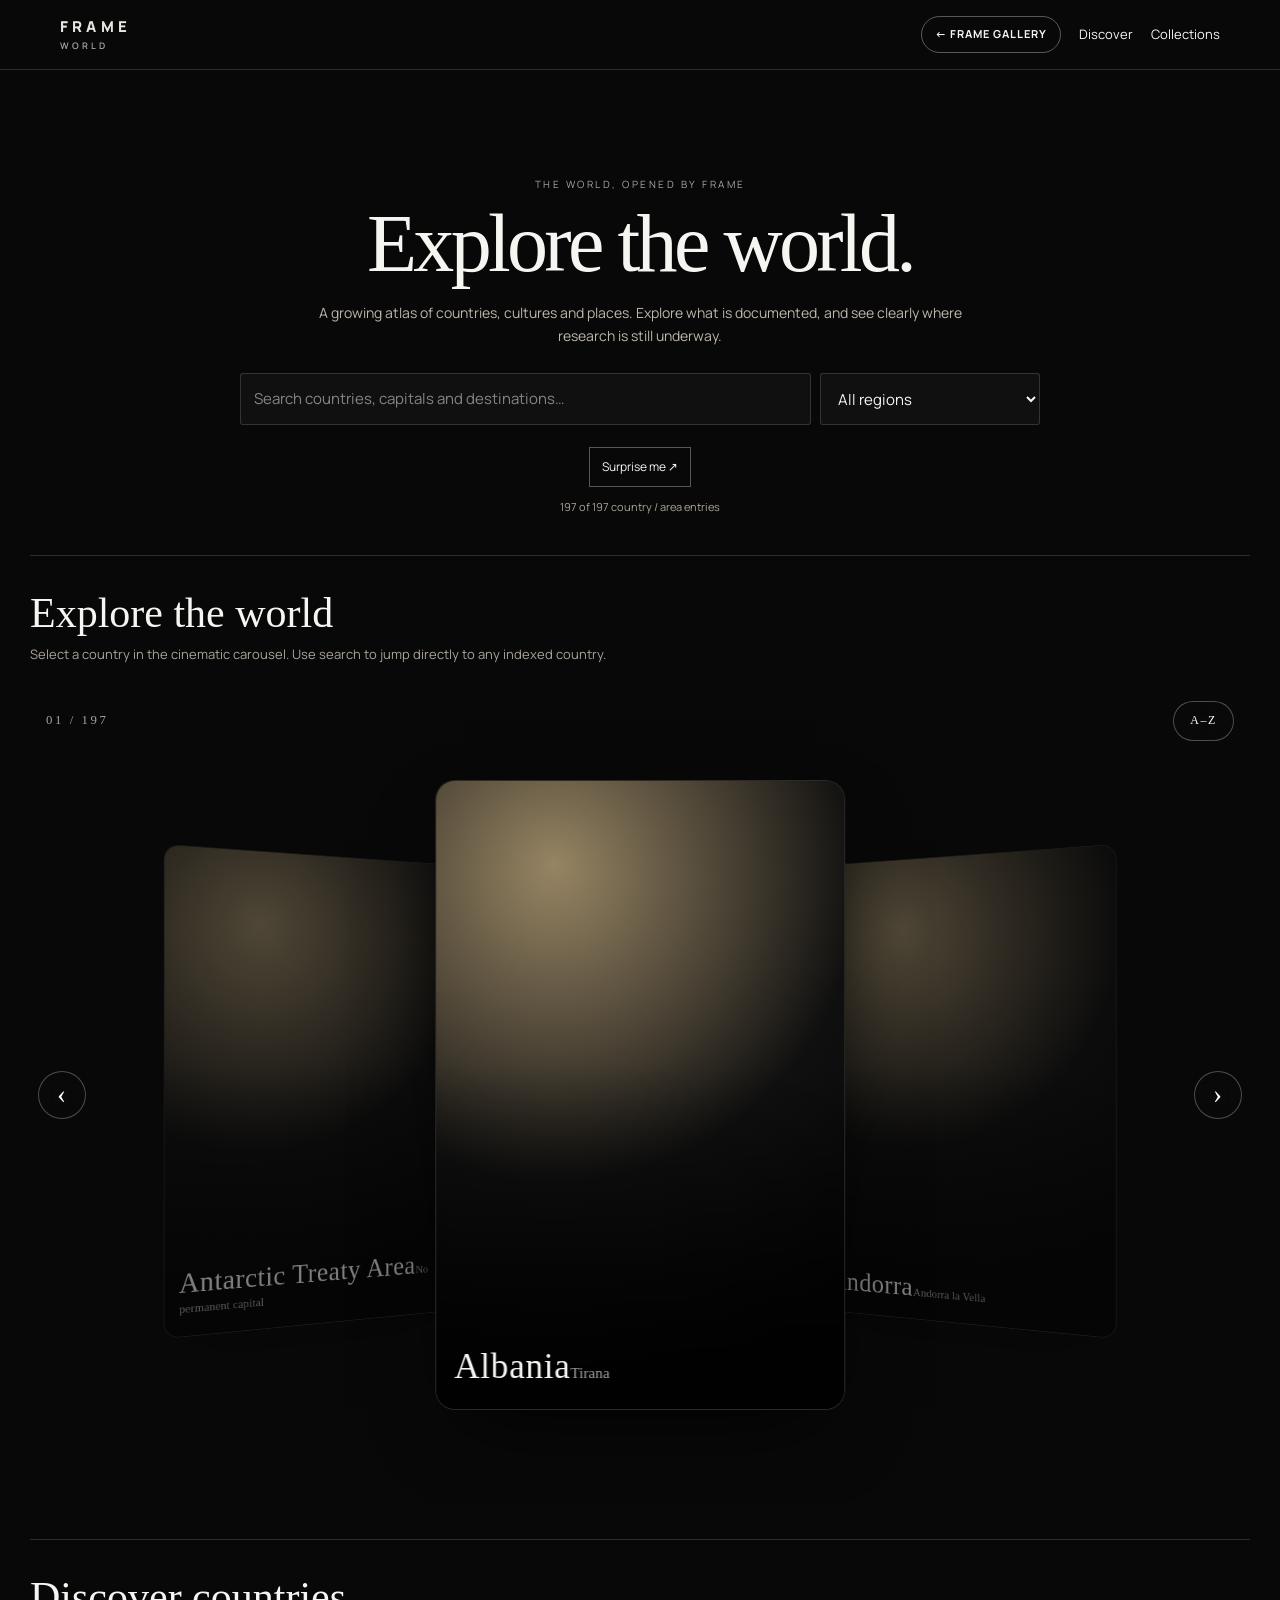
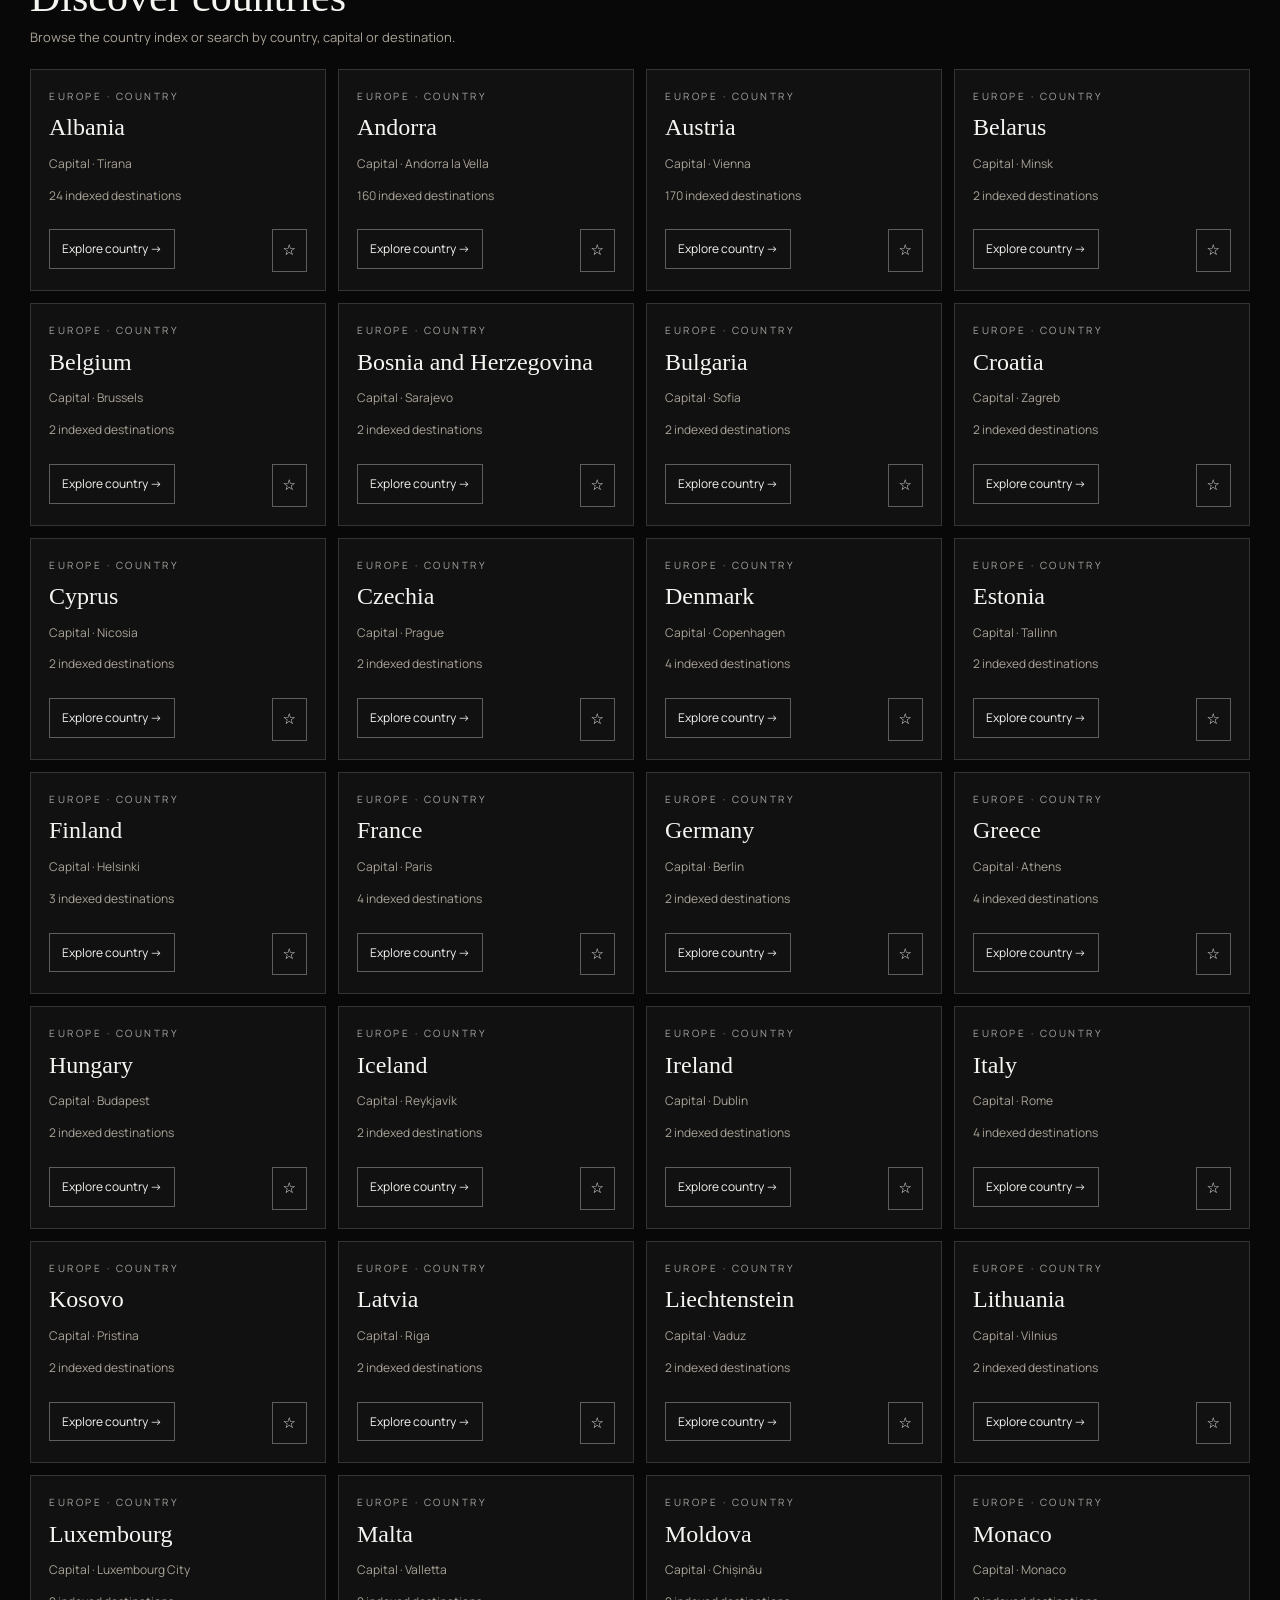
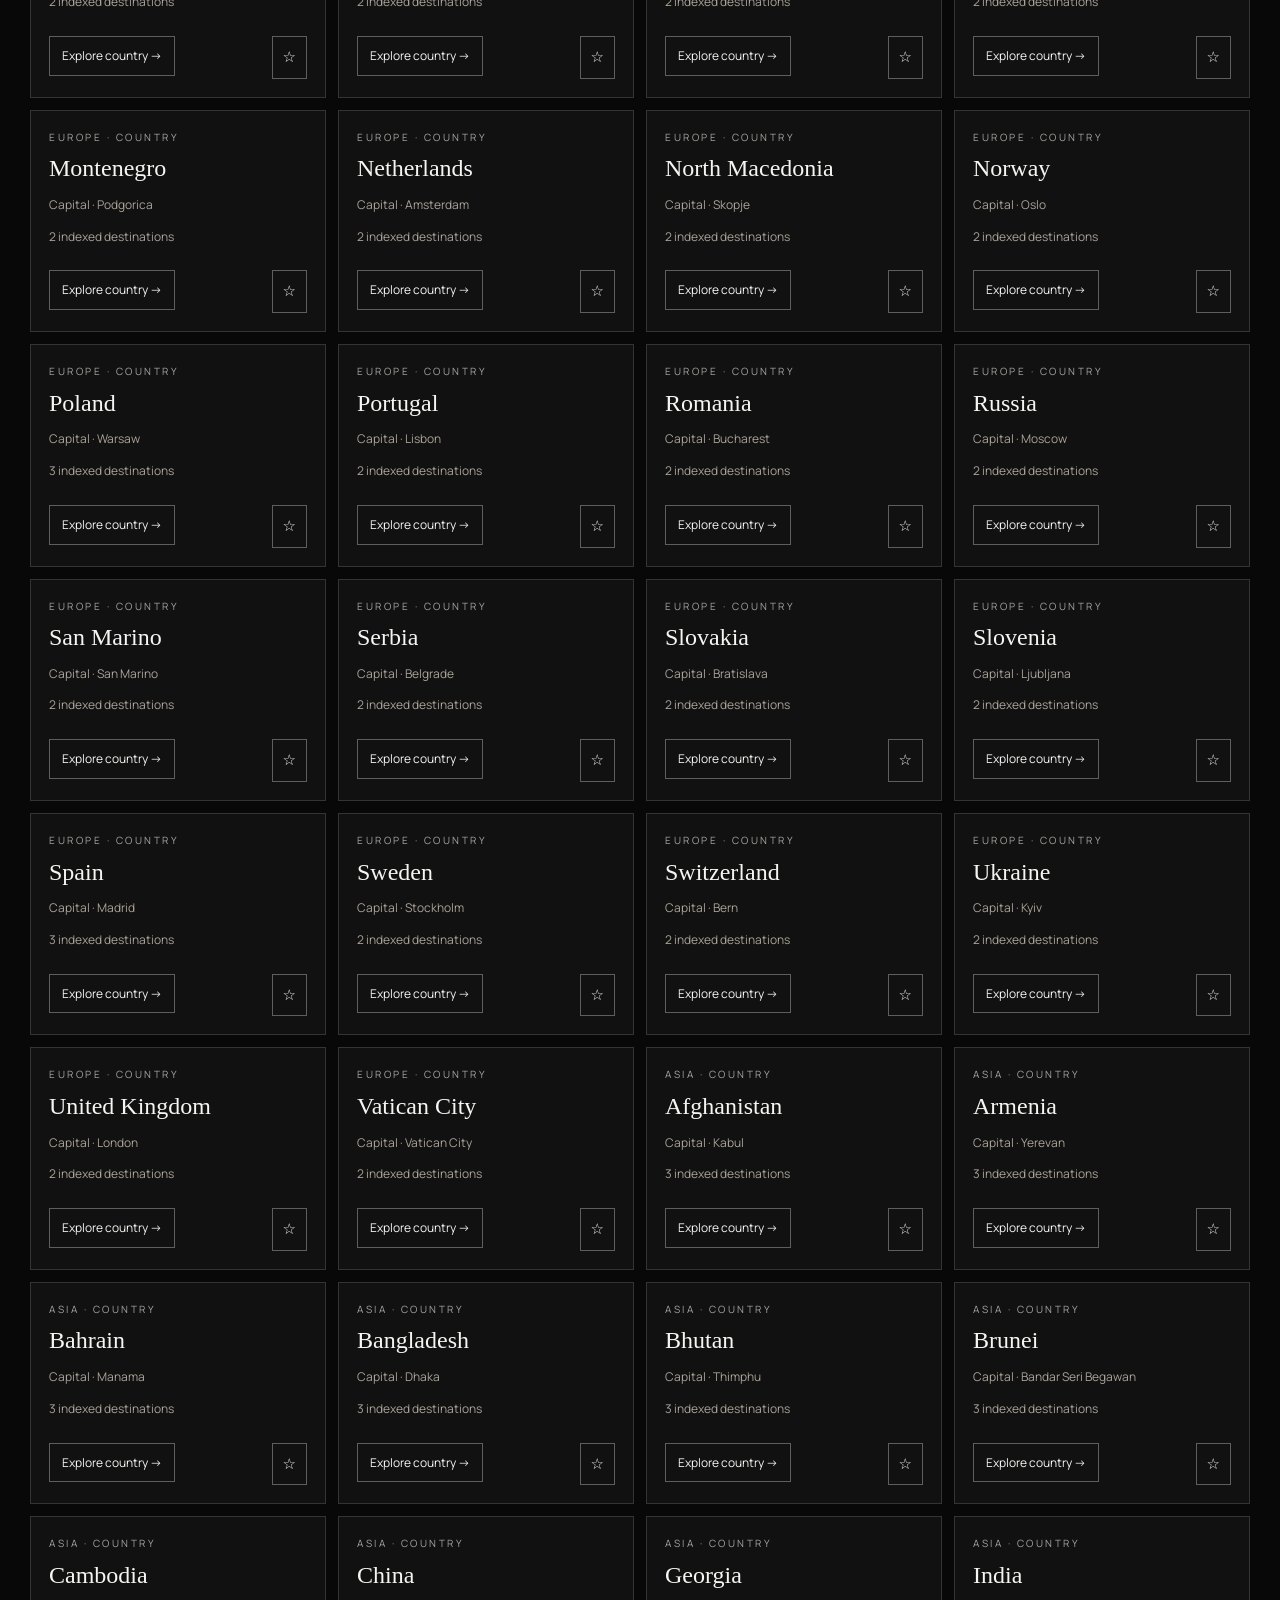
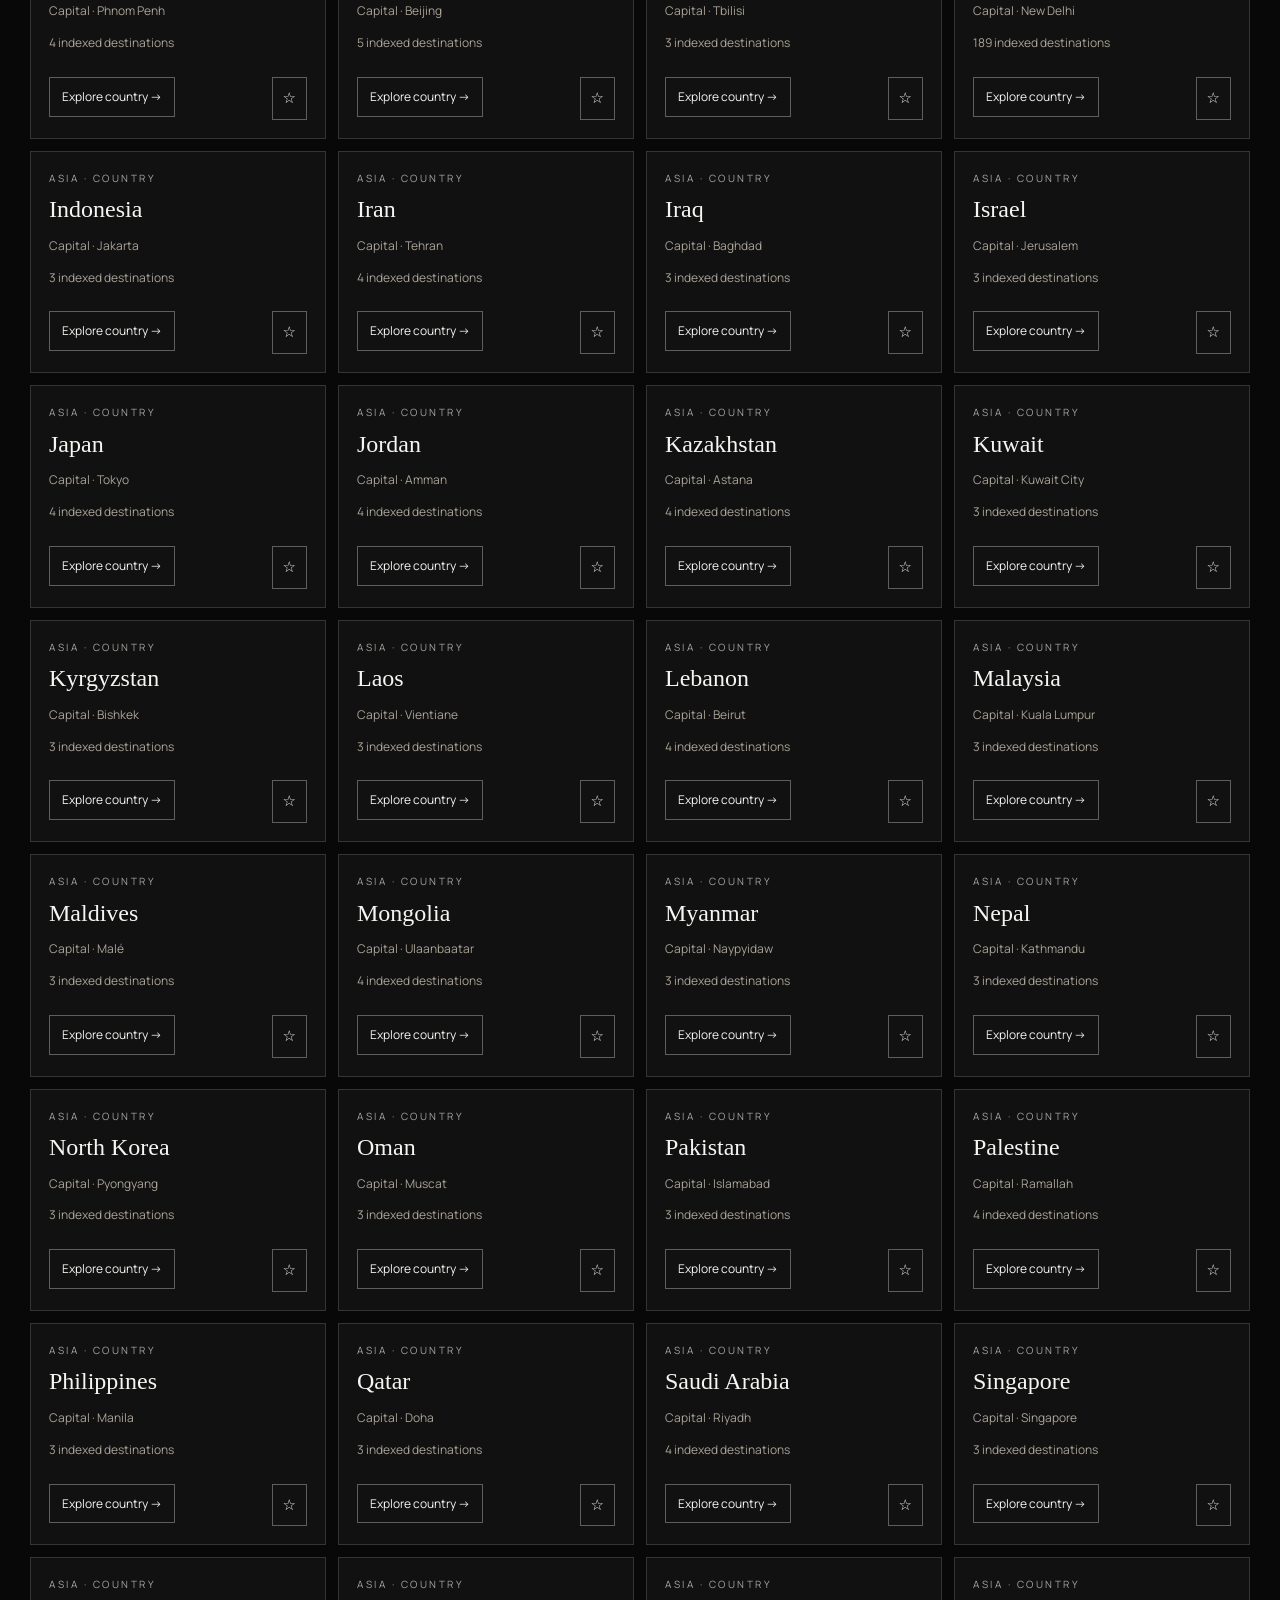
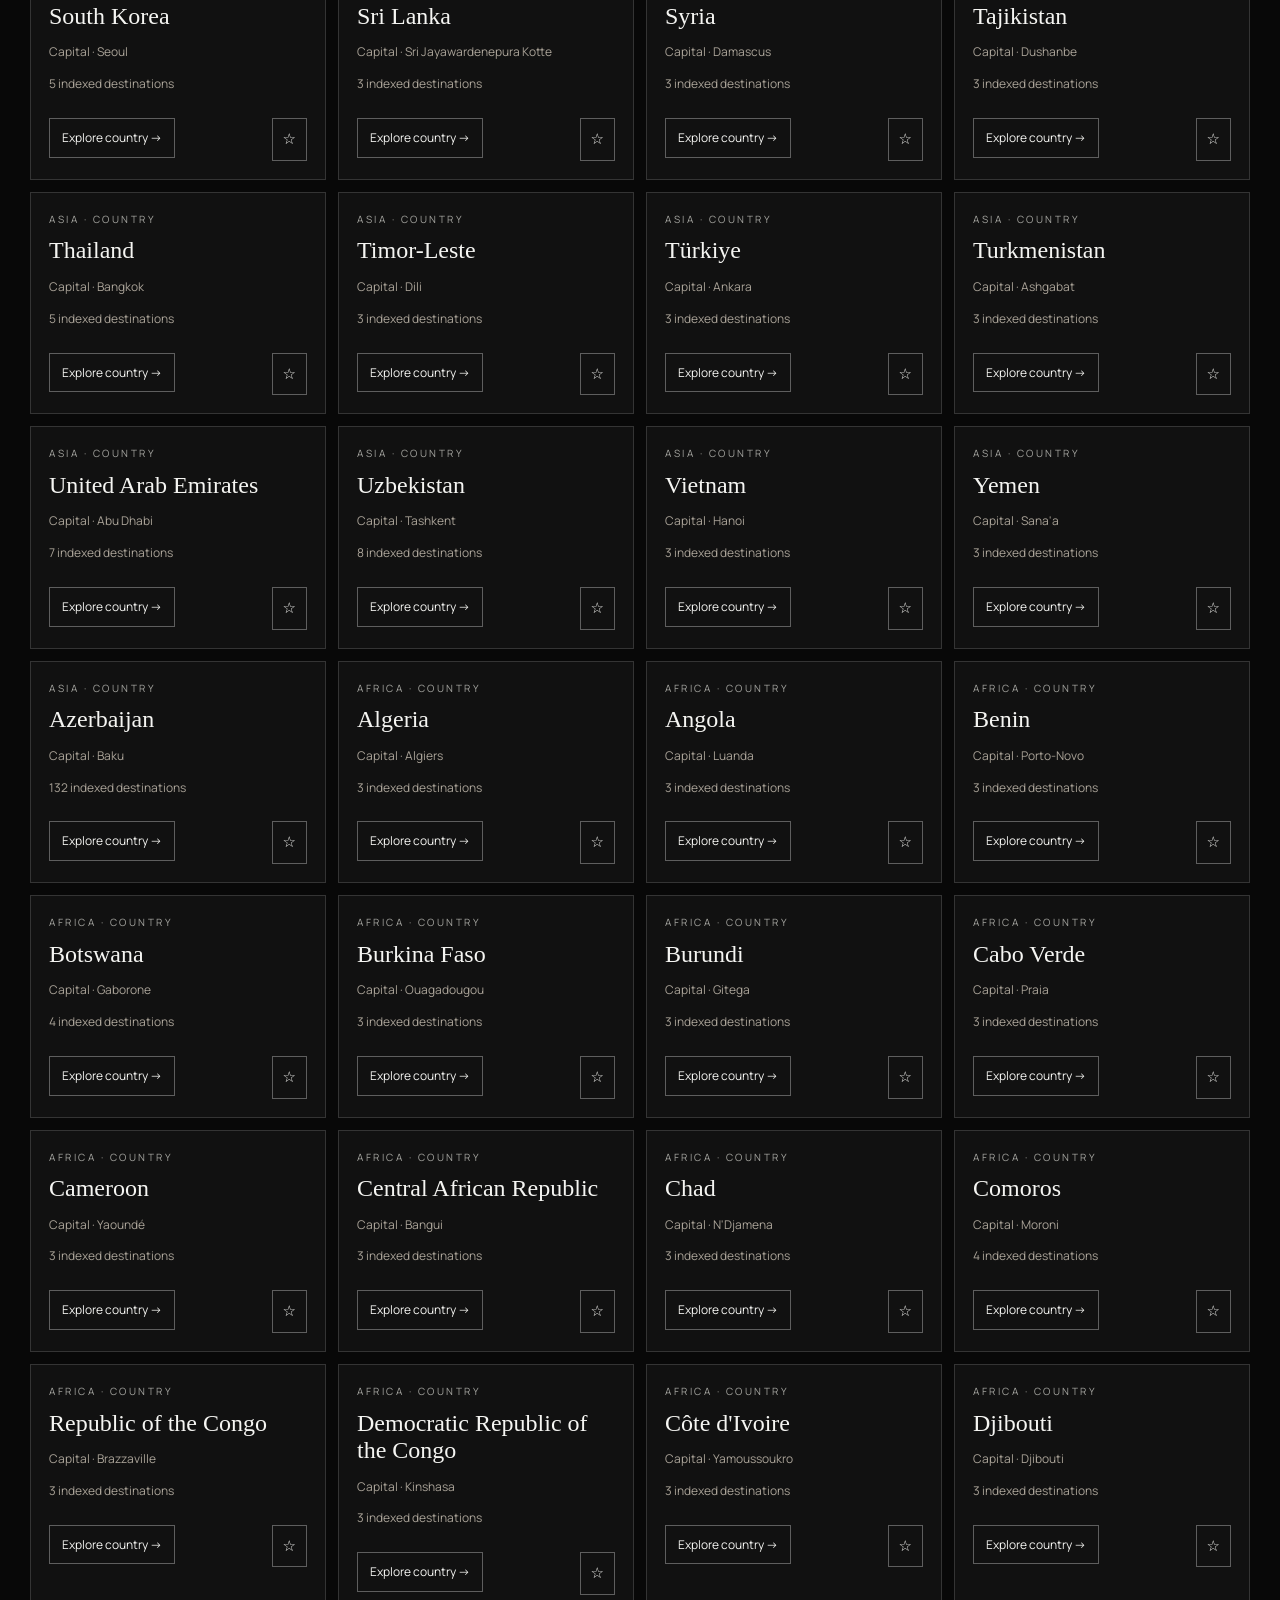
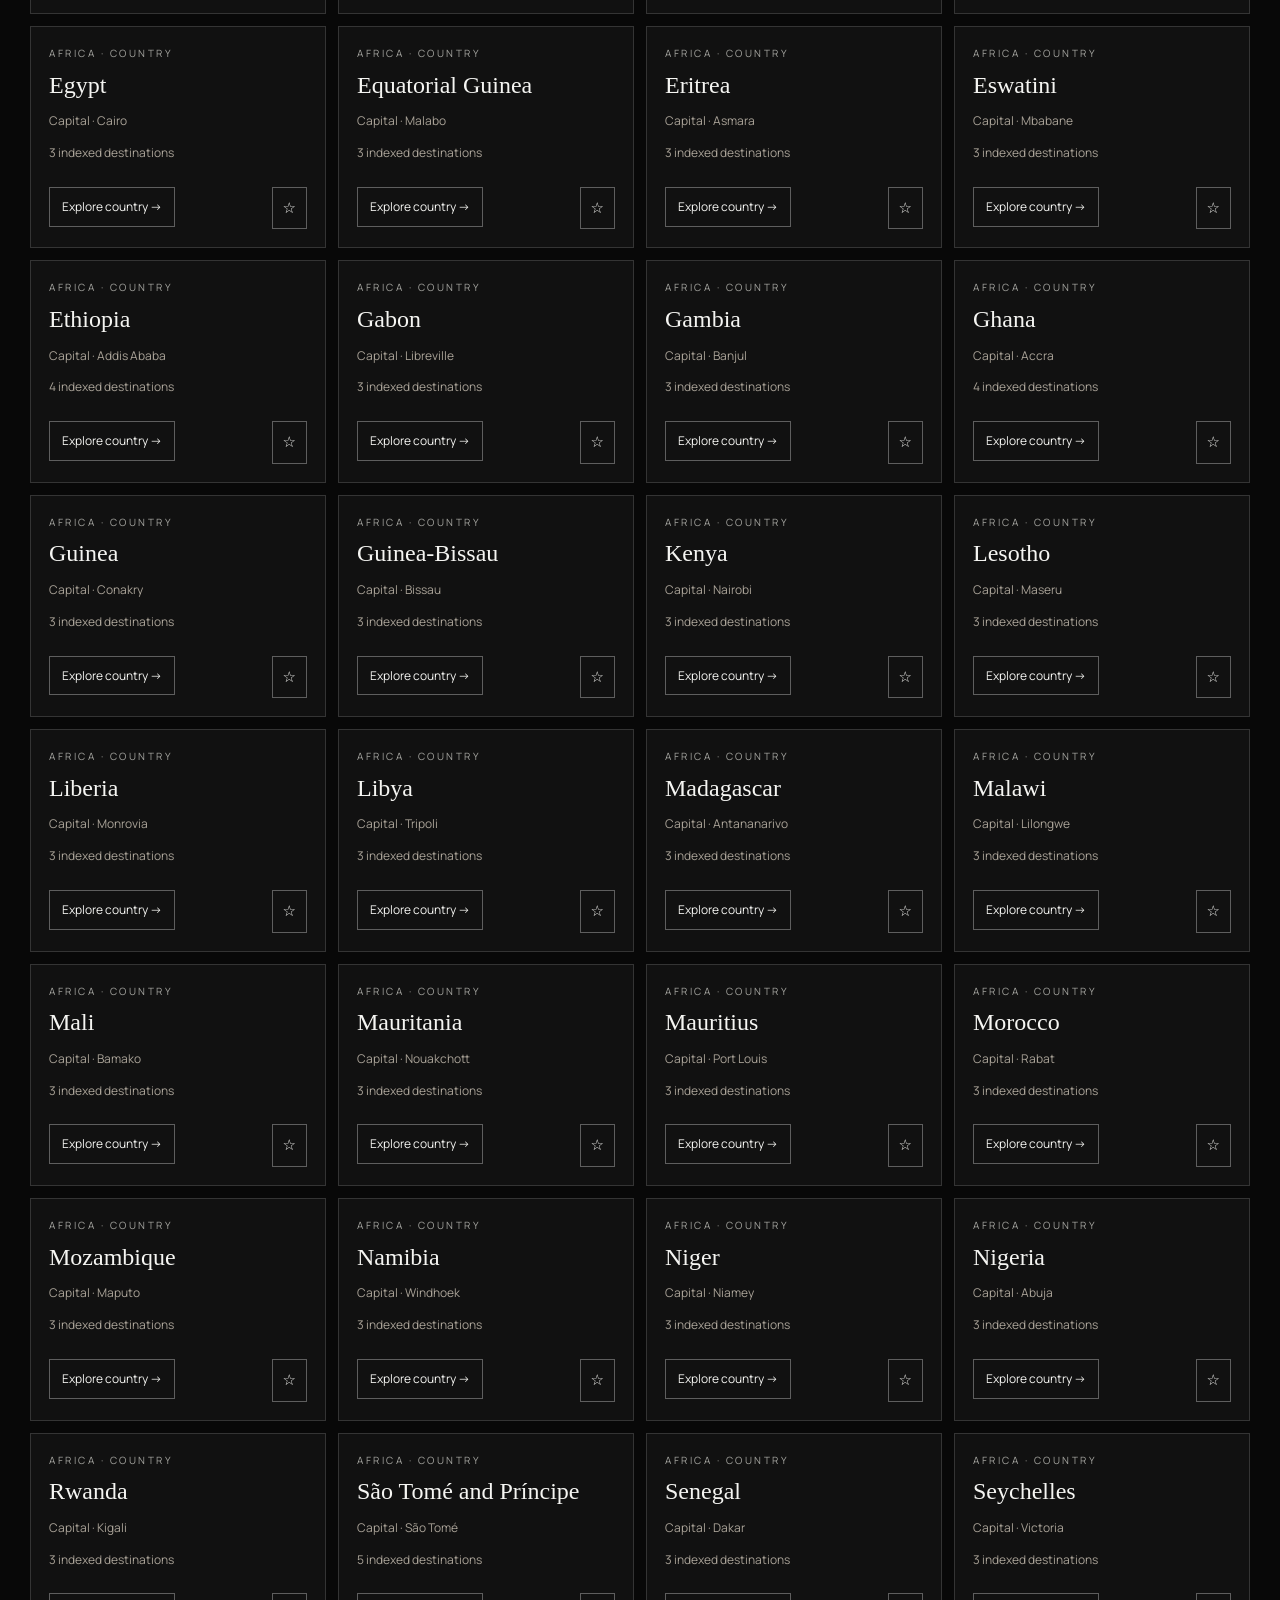
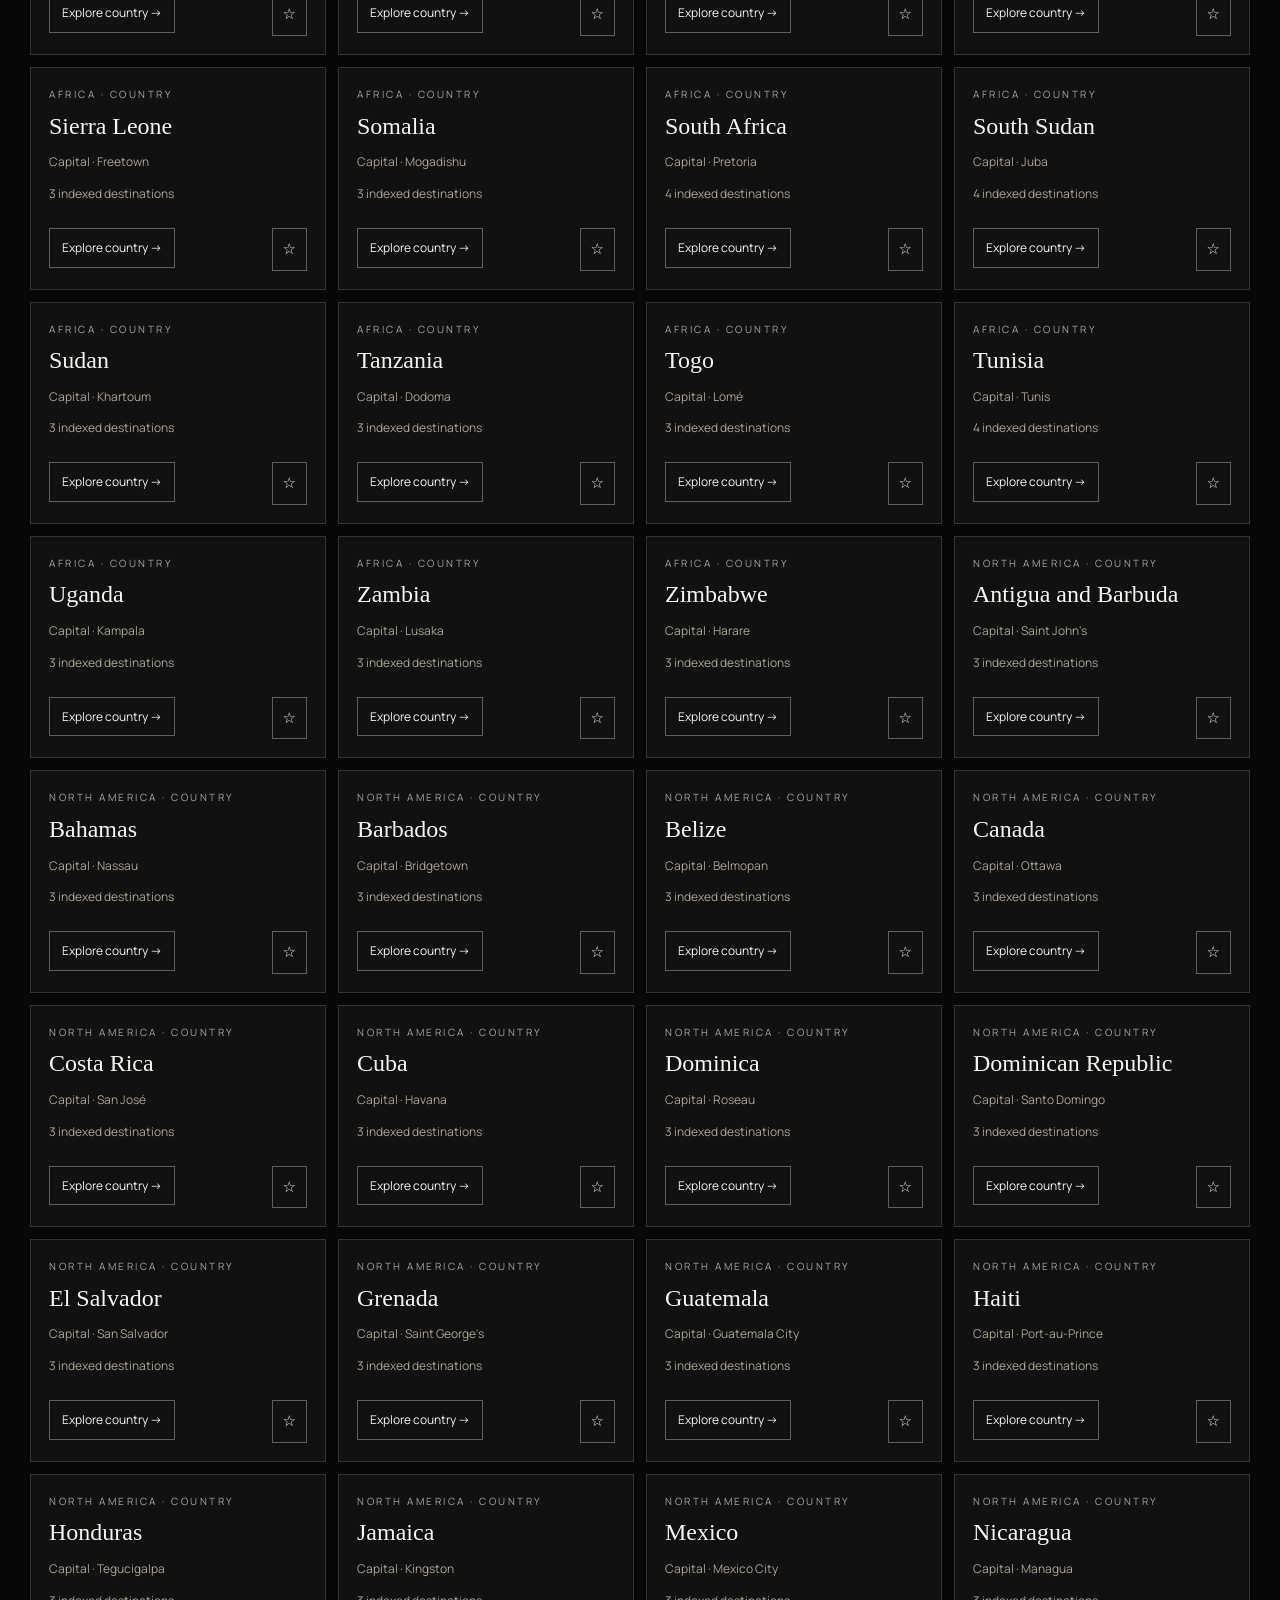
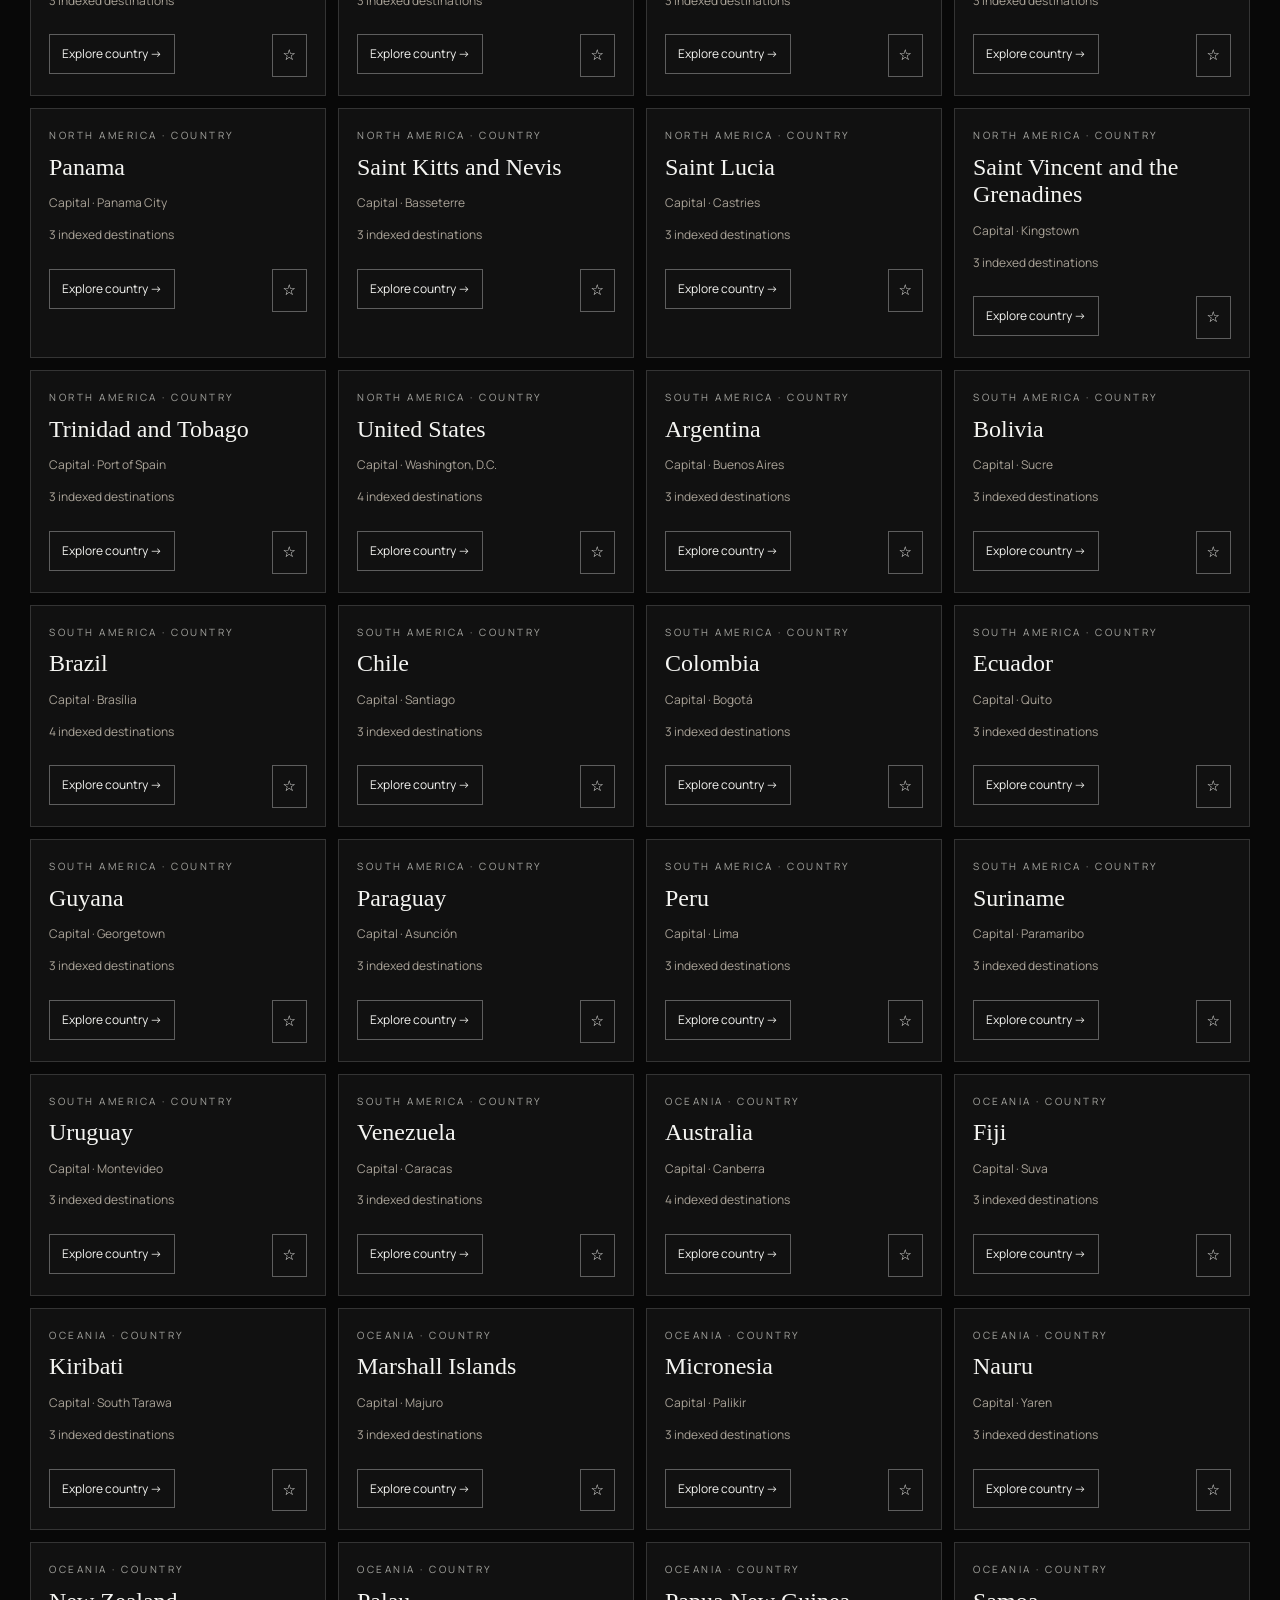
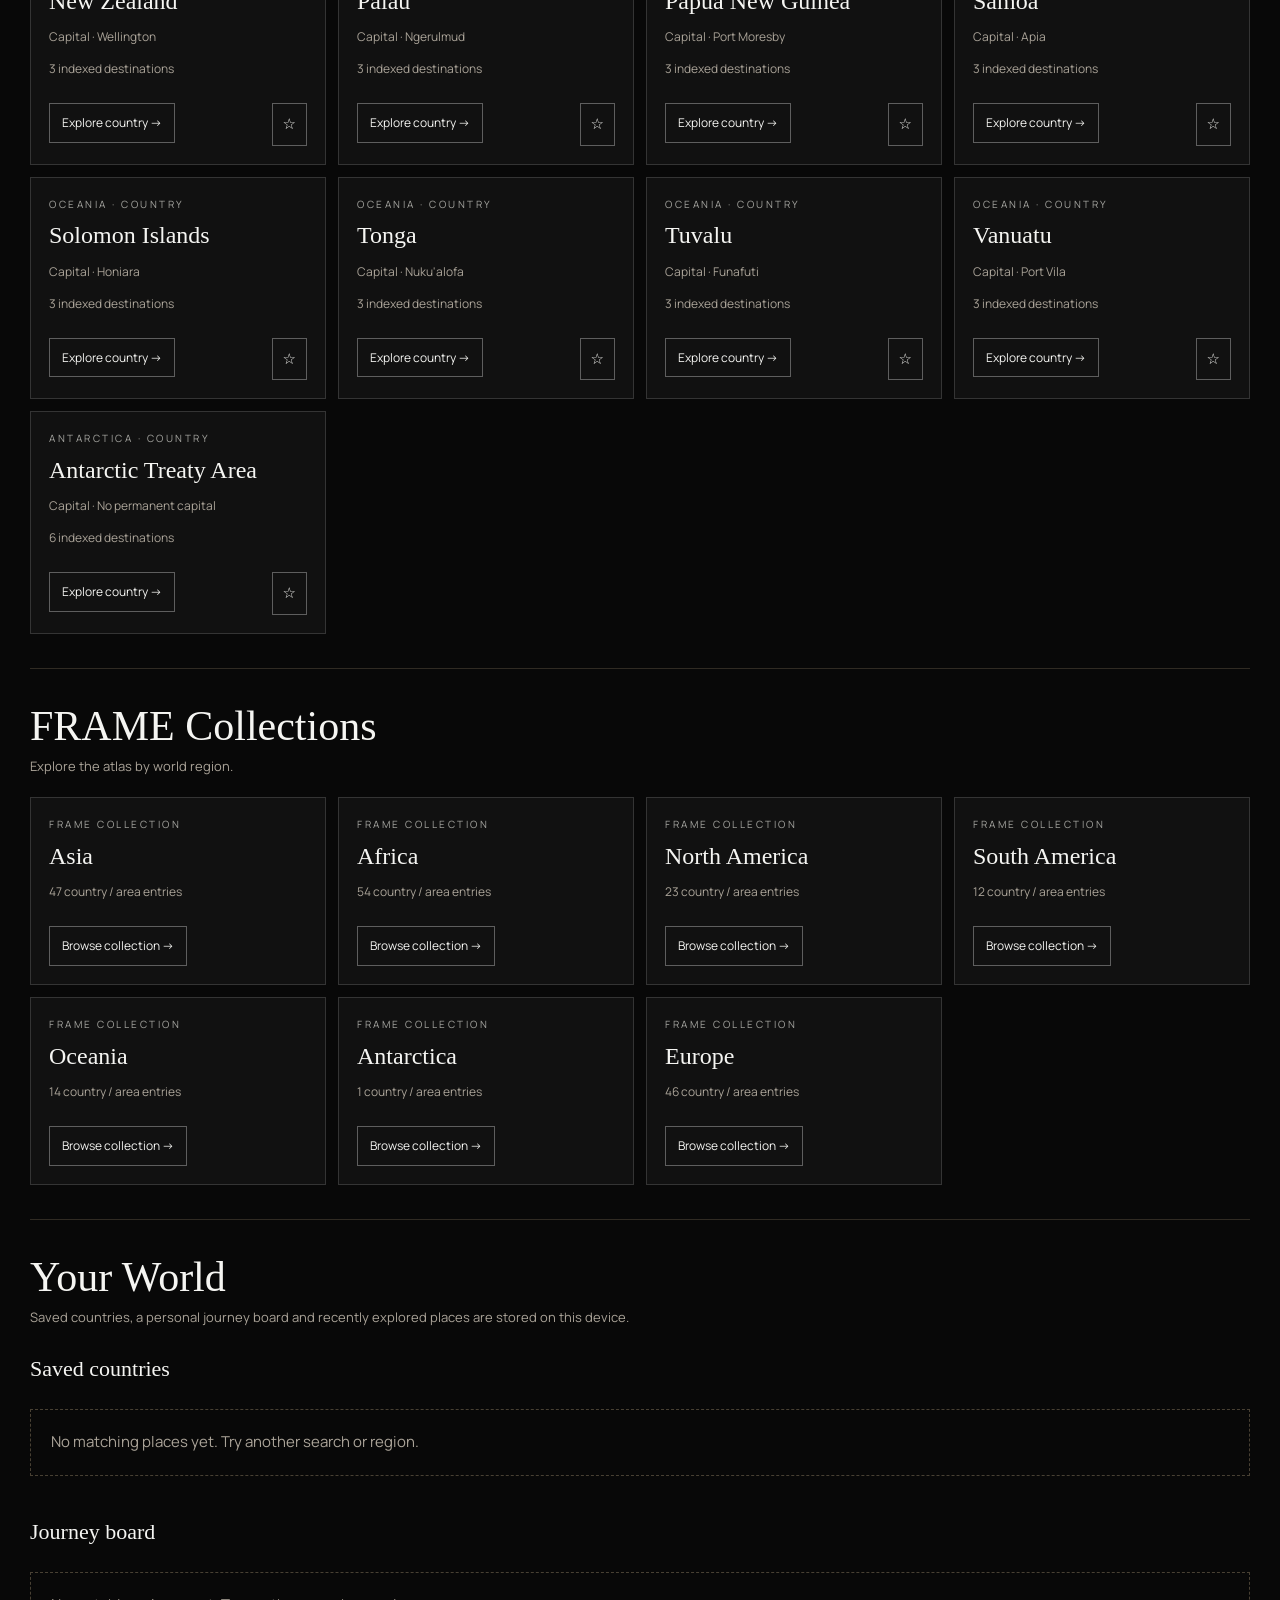
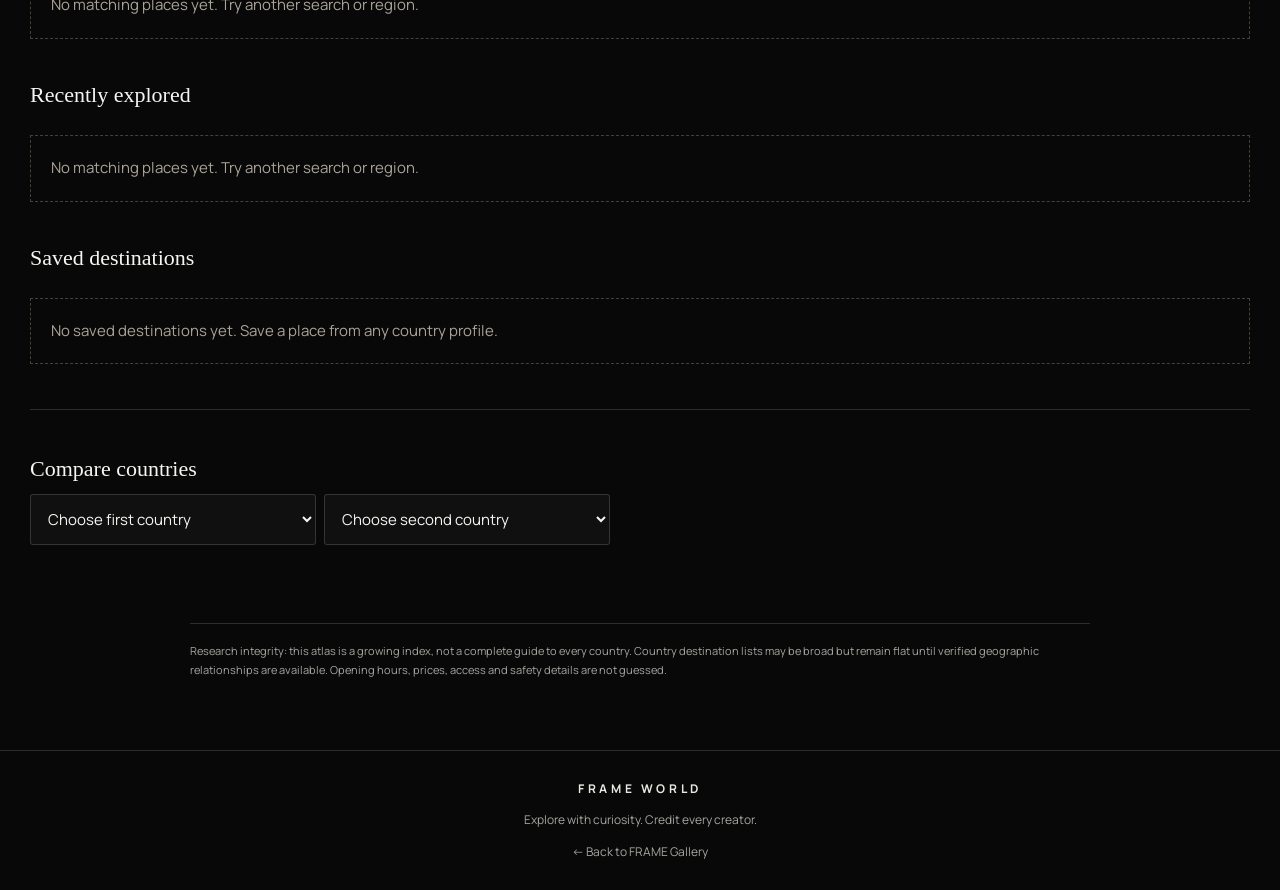
<file: world/index.html>
<!doctype html>
<html lang="en" data-theme="dark">
<head>
<meta charset="utf-8"><meta name="viewport" content="width=device-width,initial-scale=1,viewport-fit=cover">
<meta name="theme-color" content="#090909"><meta name="description" content="Explore countries and destinations across every world region with FRAME World.">
<meta property="og:title" content="FRAME World — Explore the world"><meta property="og:description" content="A destination atlas for curious minds and image-makers.">
<title>FRAME World — Explore the world</title>
<style>
:root{color-scheme:dark;--bg:#090909;--panel:#121211;--line:#393329;--fg:#f4f0e7;--mut:#aaa398;--gold:#c9a96e}
*{box-sizing:border-box}html{scroll-behavior:smooth;scroll-padding-top:90px}body{margin:0;background:var(--bg);color:var(--fg);font:15px/1.65 Manrope,system-ui,sans-serif}a{color:inherit;text-decoration:none}button,input{font:inherit}.wrap{width:min(1160px,calc(100% - 40px));margin:auto}
header{min-height:70px;display:flex;align-items:center;justify-content:space-between;gap:14px;border-bottom:1px solid var(--line);padding:12px max(20px,calc((100vw - 1160px)/2));position:sticky;top:0;background:#090909ed;backdrop-filter:blur(14px);z-index:10}
.brand{font-weight:800;letter-spacing:.28em;color:var(--gold)}.brand small{display:block;color:var(--mut);font-size:9px;letter-spacing:.34em;font-weight:600}.navlinks{display:flex;gap:18px;align-items:center;font-size:13px;color:var(--mut)}.navlinks a:hover{color:var(--gold)}
.hero{min-height:54vh;display:grid;align-items:center;text-align:center;padding:80px 20px;background:radial-gradient(ellipse at 50% 0,rgba(201,169,110,.17),transparent 60%),linear-gradient(180deg,#11110f,#090909)}.eyebrow{color:var(--gold);letter-spacing:.3em;text-transform:uppercase;font-size:11px}.hero h1{font:600 clamp(54px,10vw,108px)/.95 Georgia,serif;letter-spacing:-.04em;margin:20px 0}.hero h1 span{color:var(--gold);font-style:italic}.hero p{max-width:650px;margin:auto;color:#c1baad;font-size:clamp(15px,2vw,18px)}
.btn{display:inline-flex;align-items:center;justify-content:center;border:1px solid var(--gold);border-radius:5px;padding:10px 15px;background:linear-gradient(135deg,#dfc58e,#b28b4d);color:#17130c;font-size:13px;font-weight:800;cursor:pointer}.btn.ghost{background:transparent;color:var(--fg)}
section{padding:64px 0}.head{display:flex;justify-content:space-between;align-items:end;gap:16px;flex-wrap:wrap;margin-bottom:22px}.head h2{font:500 clamp(32px,5vw,46px)/1 Georgia,serif;margin:0}.head p{color:var(--mut);margin:8px 0 0}.regions{display:grid;grid-template-columns:repeat(4,minmax(0,1fr));gap:13px}.region{min-height:150px;border:1px solid var(--line);background:linear-gradient(145deg,#191814,#10100f);padding:18px;display:flex;flex-direction:column;justify-content:space-between;cursor:pointer;text-align:left;color:var(--fg)}.region:hover,.region.active{border-color:var(--gold)}.region .num{font-size:10px;letter-spacing:.2em;color:var(--gold)}.region h3{font:500 25px Georgia,serif;margin:14px 0 3px}.region p{font-size:11px;color:var(--mut);margin:0}.toolbar{display:flex;gap:10px;flex-wrap:wrap;align-items:center;margin:0 0 18px}.search{flex:1;min-width:180px;max-width:360px;padding:11px 13px;background:#111;border:1px solid var(--line);border-radius:5px;color:var(--fg)}.count{color:var(--mut);font-size:12px}.countries{display:grid;grid-template-columns:repeat(3,minmax(0,1fr));gap:12px}.country{border:1px solid var(--line);background:var(--panel);padding:16px;border-radius:5px}.country h3{font:500 22px Georgia,serif;margin:0 0 3px}.country .capital{font-size:11px;color:var(--mut);margin-bottom:12px}.places{display:grid;gap:7px}.place{width:100%;text-align:left;border:1px solid #393329;background:#0c0c0b;color:var(--fg);padding:10px;border-radius:4px;cursor:pointer;font-size:12px}.place:hover{border-color:var(--gold);color:var(--gold)}.place small{display:block;color:var(--mut);font-size:10px;margin-bottom:2px}
.region-places{display:grid;grid-template-columns:repeat(3,minmax(0,1fr));gap:12px}.region-place{padding:18px;border:1px solid var(--line);background:var(--panel)}.region-place h3{font:500 22px Georgia,serif;margin:0 0 5px}.region-place p{color:var(--mut);font-size:12px;margin:0}
.detail{display:none;border:1px solid var(--gold);background:linear-gradient(145deg,#171510,#0f0f0e);padding:clamp(20px,4vw,34px);margin-top:24px}.detail.open{display:block}.detail-top{display:flex;justify-content:space-between;gap:12px;align-items:start}.detail h2{font:500 clamp(30px,5vw,48px)/1.1 Georgia,serif;margin:6px 0 12px}.detail p{max-width:780px;color:#c5beb2}.detail-meta{font-size:11px;letter-spacing:.15em;text-transform:uppercase;color:var(--gold)}.detail-grid{display:grid;grid-template-columns:repeat(3,1fr);gap:10px;margin-top:20px}.detail-grid div{padding:14px;border:1px solid var(--line);font-size:12px;color:var(--mut)}.detail-meta{margin-top:18px}.detail a{margin-top:10px}.detail-grid b{display:block;color:var(--fg);margin-bottom:4px}
.note{border:1px solid var(--line);padding:18px;color:var(--mut);font-size:12px;background:var(--panel);margin-top:18px}footer{border-top:1px solid var(--line);padding:28px 20px;text-align:center;color:var(--mut);font-size:12px}footer b{color:var(--gold);letter-spacing:.3em}
@media(max-width:850px){.regions{grid-template-columns:repeat(2,minmax(0,1fr))}.countries{grid-template-columns:repeat(2,minmax(0,1fr))}}
@media(max-width:520px){.wrap{width:calc(100% - 28px)}header{padding:11px 14px}.navlinks{gap:10px;font-size:11px}.hero{min-height:48vh}.regions,.countries,.region-places{grid-template-columns:1fr 1fr}.region{min-height:140px;padding:14px}.region h3{font-size:21px}.detail-grid{grid-template-columns:1fr}.country{padding:12px}}
@media(max-width:360px){.regions,.countries,.region-places{grid-template-columns:1fr}}
</style>
<link rel="preconnect" href="https://fonts.googleapis.com"><link rel="preconnect" href="https://fonts.gstatic.com" crossorigin><link href="https://fonts.googleapis.com/css2?family=Manrope:wght@400;500;600;700;800&display=swap" rel="stylesheet"><link rel="stylesheet" href="./experience/frame-experience.css"><link rel="stylesheet" href="./country-experience.css"><link rel="stylesheet" href="./app.css">
<link rel="stylesheet" href="../assets/frame-identity.css">
</head>
<body>
<header><a class="brand" href="../" aria-label="FRAME Gallery">FRAME<small>WORLD</small></a><nav class="navlinks" aria-label="FRAME sections"><a class="frame-world-link" href="../" aria-label="Return to the separate FRAME Gallery experience">← FRAME Gallery</a><a href="#fw-discovery-view">Discover</a><a href="#fw-collections">Collections</a></nav></header>
<main><section id="frame-world-app" aria-label="FRAME World experience"></section></main>
<footer><b>FRAME WORLD</b><p>Explore with curiosity. Credit every creator.</p><a href="../">← Back to FRAME Gallery</a></footer>
<script src="./data.js"></script>
<script src="./research.js"></script>
<script src="./schema.js"></script>
<script src="./verified-discoveries.js"></script>
<script src="./catalog.js"></script>
<script src="./experience/frame-experience.js"></script>
<script src="./country-experience.js"></script>
<script src="./images.js"></script>
<script src="./app.js"></script>
</body></html>
</file>
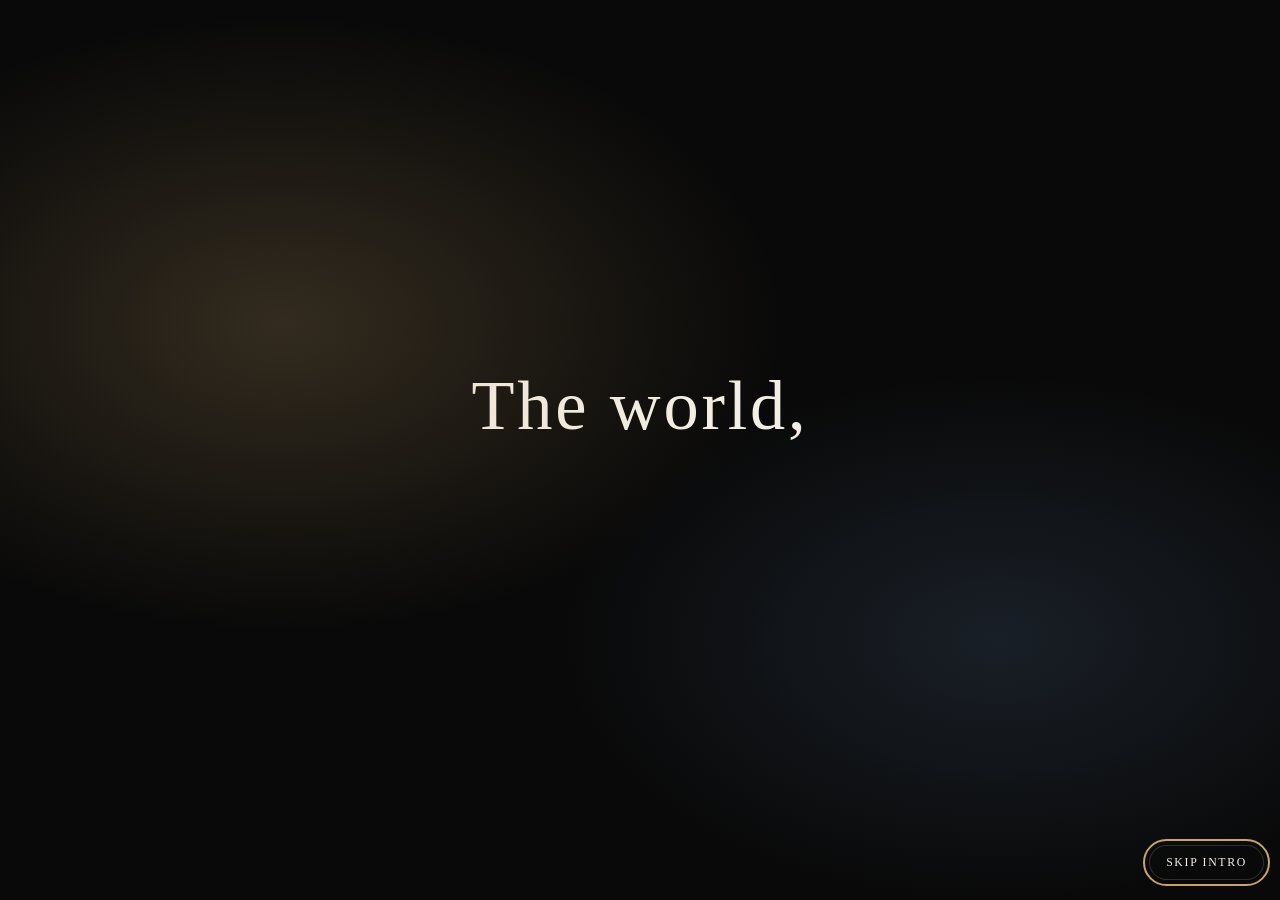
<file: world/experience/test.html>
<!doctype html>
<html lang="en">
<head>
<meta charset="utf-8">
<meta name="viewport" content="width=device-width,initial-scale=1,viewport-fit=cover">
<title>FRAME World · Experience test</title>
<link rel="stylesheet" href="frame-experience.css">
<style>html,body{margin:0;background:#090909}</style>
</head>
<body>
<main id="fwx-test" class="fwx-root"></main>
<script src="frame-experience.js"></script>
<script>
  /* Demo data for testing only. Replace with the real country data after the Phase 1 audit.
     No images are included: each one needs a verified source and licence first. */
  var DEMO = [
    { code: 'FR', name: 'France', capital: 'Paris', accent: '#3d5a80' },
    { code: 'JP', name: 'Japan', capital: 'Tokyo', accent: '#b5485a' },
    { code: 'PE', name: 'Peru', capital: 'Lima', accent: '#a8743a' },
    { code: 'MA', name: 'Morocco', capital: 'Rabat', accent: '#b3562f' },
    { code: 'IS', name: 'Iceland', capital: 'Reykjavík', accent: '#4f7a8c' },
    { code: 'KE', name: 'Kenya', capital: 'Nairobi', accent: '#7a5c34' }
  ];
  window.fwxTest = FrameExperience.init({
    root: '#fwx-test',
    countries: DEMO,
    introOnce: false,
    autoplay: false,
    onEnter: function (c) { console.info('Entered', c.name); }
  });
</script>
</body>
</html>
</file>
<file: world/experience/frame-experience.css>
/* FRAME World · Phases 2–3 styles. All selectors use the fwx- prefix. */
.fwx-root{--bg:#090909;--fg:#f4efe6;--muted:rgba(244,239,230,.66);--line:rgba(244,239,230,.16);--ease:cubic-bezier(.2,.7,.1,1);--cw:min(74vw,380px);--ch:min(62vh,600px);--gap:var(--cw);position:relative;height:100vh;height:100dvh;min-height:440px;overflow:hidden;background:var(--bg);color:var(--fg);font-family:Georgia,"Times New Roman",serif;-webkit-font-smoothing:antialiased}
@media (min-width:900px){.fwx-root{--cw:min(32vw,420px);--ch:min(70vh,640px);--gap:calc(var(--cw)*.9)}}
.fwx-root *,.fwx-root *::before,.fwx-root *::after,.fwx-enter *{box-sizing:border-box}
.fwx-sr{position:absolute;width:1px;height:1px;overflow:hidden;clip:rect(0 0 0 0);white-space:nowrap}

/* Intro */
.fwx-intro{position:absolute;inset:0;z-index:60;display:grid;place-content:center;gap:.5em;padding:24px;text-align:center;background:var(--bg);transition:opacity .8s ease}
.fwx-intro.is-out{opacity:0;pointer-events:none}
.fwx-intro__haze{position:absolute;inset:-20%;background:radial-gradient(40% 35% at 30% 40%,rgba(201,164,106,.22),transparent 70%),radial-gradient(35% 30% at 70% 65%,rgba(90,120,160,.2),transparent 70%);animation:fwx-drift 14s ease-in-out infinite alternate}
@keyframes fwx-drift{from{transform:translate3d(-3%,-2%,0) scale(1)}to{transform:translate3d(3%,2%,0) scale(1.08)}}
.fwx-intro__line{margin:0;font-weight:300;font-size:clamp(1.6rem,6.5vw,4.4rem);letter-spacing:.04em;line-height:1.15;opacity:0;transform:translateY(18px);filter:blur(8px);transition:opacity 1.2s var(--ease),transform 1.2s var(--ease),filter 1.2s var(--ease)}
.fwx-intro__line.is-on{opacity:1;transform:none;filter:none}

/* Shared buttons */
.fwx-skip,.fwx-pill,.fwx-enter__back{font:inherit;font-size:.74rem;letter-spacing:.14em;text-transform:uppercase;color:var(--fg);background:rgba(12,12,12,.45);border:1px solid var(--line);border-radius:999px;padding:9px 16px;cursor:pointer;-webkit-backdrop-filter:blur(10px);backdrop-filter:blur(10px)}
.fwx-skip{position:absolute;right:max(16px,env(safe-area-inset-right));bottom:max(20px,env(safe-area-inset-bottom))}
.fwx-arrow:focus-visible,.fwx-pill:focus-visible,.fwx-skip:focus-visible,.fwx-enter__back:focus-visible,.fwx-card__btn:focus-visible{outline:2px solid var(--accent,#c9a46a);outline-offset:4px}

/* Stage and carousel */
.fwx-stage{position:absolute;inset:0;opacity:0;transition:opacity 1s var(--ease) .2s}
.fwx-root.is-live .fwx-stage{opacity:1}
.fwx-bar{position:absolute;top:0;left:0;right:0;z-index:20;display:flex;align-items:center;justify-content:space-between;padding:max(16px,env(safe-area-inset-top)) max(16px,env(safe-area-inset-right)) 12px max(16px,env(safe-area-inset-left))}
.fwx-count{font-size:.8rem;letter-spacing:.2em;color:var(--muted);font-variant-numeric:tabular-nums}
.fwx-track{position:absolute;inset:0;perspective:1400px;perspective-origin:50% 45%;touch-action:pan-y;outline:none;user-select:none}
.fwx-card{position:absolute;left:50%;top:50%;width:var(--cw);height:var(--ch);transform-style:preserve-3d;transform:translate(-50%,-50%) translate3d(calc(var(--d,0)*var(--gap)),0,calc(var(--ad,0)*-220px)) rotateY(calc(var(--d,0)*-30deg)) scale(calc(1 - var(--ad,0)*.14));opacity:calc(1 - var(--ad,0)*.5);transition:transform .9s var(--ease),opacity .9s var(--ease);will-change:transform}
.fwx-card.is-hidden{visibility:hidden}
.fwx-card__btn{all:unset;display:block;position:absolute;inset:0;border-radius:20px;overflow:hidden;cursor:pointer;background:#0d0d0d;box-shadow:0 30px 80px -30px rgba(0,0,0,.9)}
.fwx-card__btn>span{display:block}
.fwx-card__media,.fwx-card__shade{position:absolute;inset:0}
.fwx-card__media{background:radial-gradient(120% 80% at 30% 15%,var(--accent,#c9a46a) 0%,#131313 60%,#050505 100%) center/cover no-repeat;transition:transform 1.2s var(--ease)}
.fwx-card.is-active .fwx-card__media{transform:scale(1.05)}
.fwx-card__shade{background:linear-gradient(to top,rgba(0,0,0,.88) 0%,rgba(0,0,0,.15) 55%,rgba(0,0,0,.25) 100%)}
.fwx-card__meta{position:absolute;left:18px;right:18px;bottom:22px;display:grid;gap:6px}
.fwx-flag{font-size:1.6rem;line-height:1}
.fwx-card__name{font-weight:400;font-size:clamp(1.5rem,5vw,2.2rem);letter-spacing:.02em;line-height:1.1}
.fwx-card__capital{font-size:.95rem;color:var(--muted)}
.fwx-card__credit{position:absolute;top:12px;right:14px;margin:0;font-size:.66rem;color:rgba(244,239,230,.55);max-width:60%;text-align:right}
.fwx-arrow{position:absolute;top:50%;z-index:25;transform:translateY(-50%);width:48px;height:48px;display:grid;place-items:center;padding:0;border-radius:50%;border:1px solid var(--line);background:rgba(12,12,12,.45);-webkit-backdrop-filter:blur(10px);backdrop-filter:blur(10px);color:var(--fg);font-size:1.7rem;line-height:1;cursor:pointer}
.fwx-arrow--prev{left:max(8px,env(safe-area-inset-left))}
.fwx-arrow--next{right:max(8px,env(safe-area-inset-right))}

/* Country entry */
.fwx-enter{--fg:#f4efe6;--line:rgba(244,239,230,.16);position:fixed;inset:0;z-index:90;overflow:hidden;background:#050505;color:var(--fg);font-family:Georgia,"Times New Roman",serif}
.fwx-enter__img{position:absolute;inset:0;background:radial-gradient(120% 90% at 30% 20%,var(--accent) 0%,#141414 60%,#050505 100%) center/cover no-repeat;will-change:transform}
.fwx-enter__veil{position:absolute;inset:0;opacity:0;background:linear-gradient(to top,rgba(5,5,5,.92) 0%,rgba(5,5,5,.35) 55%,rgba(5,5,5,.55) 100%)}
.fwx-enter__title{position:absolute;left:0;right:0;bottom:max(16vh,72px);padding:0 24px;text-align:center;opacity:0}
.fwx-enter__kicker{margin:0 0 12px;font-size:.78rem;letter-spacing:.3em;text-transform:uppercase;color:rgba(244,239,230,.72)}
.fwx-enter__name{margin:0;font-weight:300;font-size:clamp(2.6rem,12vw,7rem);letter-spacing:.04em;line-height:1}
.fwx-enter__back{position:absolute;top:max(16px,env(safe-area-inset-top));left:max(16px,env(safe-area-inset-left));opacity:0;z-index:2}

@media (prefers-reduced-motion:reduce){
  .fwx-intro__haze{animation:none}
  .fwx-root *{transition-duration:.01ms!important}
}
</file>
<file: world/country-experience.css>
/* FRAME World — Phase 4 country page. All selectors use fwc- prefix. */
.fwc-root{--fwc-bg:#090909;--fwc-panel:#141310;--fwc-line:#393329;--fwc-fg:#f4f0e7;--fwc-muted:#aaa398;--fwc-gold:#c9a96e;min-height:100%;background:var(--fwc-bg);color:var(--fwc-fg);font:15px/1.7 Manrope,system-ui,sans-serif}
.fwc-root *{box-sizing:border-box}
.fwc-header,.fwc-hero,.fwc-section,.fwc-facts,.fwc-footer{width:min(1120px,calc(100% - 36px));margin-inline:auto}
.fwc-header{padding:22px 0 10px;display:flex;align-items:center;gap:20px;flex-wrap:wrap}
.fwc-back{border:1px solid var(--fwc-line);background:transparent;color:var(--fwc-fg);padding:9px 13px;border-radius:4px;cursor:pointer}
.fwc-back:hover,.fwc-back:focus-visible{border-color:var(--fwc-gold);outline-offset:3px}
.fwc-eyebrow{font-size:10px;letter-spacing:.25em;color:var(--fwc-gold);text-transform:uppercase;margin:0 0 12px}
.fwc-hero{min-height:310px;padding:clamp(36px,8vw,90px) clamp(20px,5vw,64px);display:flex;flex-direction:column;justify-content:end;background-color:#171612;background-position:center;background-size:cover;border:1px solid var(--fwc-line)}
.fwc-title{font:500 clamp(44px,9vw,88px)/.98 Georgia,serif;letter-spacing:-.04em;margin:0 0 12px}
.fwc-capital{color:var(--fwc-gold);margin:0 0 14px}
.fwc-summary{max-width:760px;color:#d0c9bd;font-size:clamp(15px,2vw,18px);margin:0}
.fwc-facts{display:grid;grid-template-columns:repeat(auto-fit,minmax(190px,1fr));gap:10px;padding:22px 0}
.fwc-field{border:1px solid var(--fwc-line);padding:13px;background:var(--fwc-panel);min-width:0}
.fwc-field h4{font-size:10px;letter-spacing:.14em;text-transform:uppercase;color:var(--fwc-gold);margin:0 0 6px}
.fwc-field p{font-size:13px;color:var(--fwc-muted);margin:0}
.fwc-section{padding:34px 0;border-top:1px solid var(--fwc-line)}
.fwc-section__title{font:500 clamp(27px,4vw,40px)/1.1 Georgia,serif;margin:0 0 8px}
.fwc-section__intro{color:var(--fwc-muted);margin:0 0 18px;font-size:13px}
.fwc-destinations{display:grid;grid-template-columns:repeat(auto-fit,minmax(min(100%,280px),1fr));gap:12px;margin-top:16px}
.fwc-destination{background:var(--fwc-panel);border:1px solid var(--fwc-line);padding:18px;min-width:0}
.fwc-destination__title,.fwc-city__title{font:500 23px/1.2 Georgia,serif;margin:0 0 9px}
.fwc-destination__summary,.fwc-context{color:#c8c1b5;margin:0 0 12px}
.fwc-pending{font-size:12px;color:var(--fwc-muted);font-style:italic}
.fwc-fields{display:grid;gap:8px;margin:14px 0}
.fwc-fields .fwc-field{background:#0d0d0c}
.fwc-city{padding:18px 0;border-top:1px solid var(--fwc-line)}
.fwc-source{display:inline-block;color:var(--fwc-gold);font-size:12px;text-decoration:underline;text-underline-offset:3px;margin-top:10px}
.fwc-footer{padding:30px 0 48px;border-top:1px solid var(--fwc-line)}
@media(max-width:520px){.fwc-header,.fwc-hero,.fwc-section,.fwc-facts,.fwc-footer{width:calc(100% - 26px)}.fwc-hero{min-height:260px}.fwc-destination{padding:14px}}
@media(prefers-reduced-motion:reduce){.fwc-root *{scroll-behavior:auto!important;transition:none!important;animation:none!important}}

.fwc-save-destination{display:inline-block;margin-top:12px;padding:8px 11px;border:1px solid var(--fwc-line);background:transparent;color:var(--fwc-gold);font:inherit;font-size:11px;cursor:pointer}
.fwc-save-destination:hover,.fwc-save-destination:focus-visible{border-color:var(--fwc-gold);outline-offset:3px}
</file>
<file: world/app.css>
/* FRAME World integrated app. Scoped to fw-/fwx-/fwc- components. */
#frame-world-app{background:#080808;color:#f4f0e8;min-height:70vh}
#frame-world-app *{box-sizing:border-box}
.fw-app-shell{width:min(1220px,calc(100% - 32px));margin:auto;padding:30px 0 70px;font-family:Manrope,system-ui,sans-serif}
.fw-app-mast{padding:clamp(28px,7vw,76px) 0 28px;text-align:center}
.fw-app-mast .fw-eyebrow,.fw-eyebrow{font-size:10px;letter-spacing:.25em;color:#c9a96e;text-transform:uppercase;margin:0 0 10px}
.fw-app-title{font:500 clamp(40px,8vw,82px)/1 Georgia,serif;letter-spacing:-.045em;margin:10px auto 16px;max-width:900px}
.fw-app-lead{max-width:680px;margin:0 auto;color:#bdb6aa;font-size:14px}
.fw-searchbar{display:flex;gap:9px;max-width:800px;margin:26px auto 10px}
.fw-global-search,.fw-region-filter,.fw-compare-select{background:#111;color:#f4f0e8;border:1px solid #484033;border-radius:3px;padding:13px;min-width:0;font:inherit}
.fw-global-search{flex:1}
.fw-region-filter{width:min(220px,40%)}
.fw-result-count{font-size:11px;color:#aaa398}
.fw-app-section{padding:34px 0;border-top:1px solid #302b23}
.fw-app-heading{font:500 clamp(28px,4vw,42px)/1.1 Georgia,serif;margin:0 0 7px}
.fw-app-sub{color:#aaa398;font-size:13px;margin:0 0 20px}
.fw-carousel-root{min-height:390px;position:relative}
.fw-country-grid,.fw-collection-grid{display:grid;grid-template-columns:repeat(auto-fit,minmax(min(100%,235px),1fr));gap:12px}
.fw-country-card,.fw-collection-card,.fw-compare-card{position:relative;background:linear-gradient(145deg,#1b1915,#0f0f0e);border:1px solid #383126;padding:18px;min-width:0}
.fw-country-card h3,.fw-collection-card h3,.fw-compare-card h3{font:500 24px/1.15 Georgia,serif;margin:4px 0 10px}
.fw-card-capital,.fw-card-count,.fw-collection-card>p:not(.fw-eyebrow),.fw-compare-card p{color:#aaa398;font-size:12px}
.fw-open-country,.fw-action{background:transparent;border:1px solid #9d8357;color:#e4c78f;padding:9px 12px;margin-top:12px;cursor:pointer;font:inherit;font-size:12px}
.fw-save-country{float:right;background:transparent;border:1px solid #4b4438;color:#e4c78f;padding:8px 10px;margin-top:12px;cursor:pointer}
.fw-empty{color:#aaa398;border:1px dashed #484033;padding:20px}
.fw-country-profile{padding:10px 0 30px}
.fw-country-actions{display:flex;gap:8px;flex-wrap:wrap;margin:16px auto;width:min(1120px,calc(100% - 36px))}
.fw-panel-title{font:500 22px Georgia,serif;margin:28px 0 12px}
.fw-compare-tools{margin-top:30px;border-top:1px solid #302b23;padding-top:18px}
.fw-compare-tools select{margin:0 8px 10px 0;max-width:48%}
.fw-compare-grid{display:grid;grid-template-columns:repeat(2,minmax(0,1fr));gap:10px}
.fw-data-note{max-width:900px;margin:34px auto 0;color:#898276;font-size:11px;line-height:1.7;border-top:1px solid #302b23;padding-top:18px}
@media(max-width:560px){.fw-app-shell{width:calc(100% - 24px);padding-top:10px}.fw-searchbar{flex-direction:column}.fw-region-filter{width:100%}.fw-carousel-root{min-height:330px}.fw-compare-grid{grid-template-columns:1fr}}

/* Replace the legacy index presentation only when the integrated app loads. */
main>section:not(#frame-world-app){display:none!important}

/* Reset legacy page-wide element styles inside the isolated experiences. */
#frame-world-app{padding:0}
#frame-world-app>section{padding:0}
#frame-world-app .fw-app-section{padding:34px 0}
#frame-world-app .fwx-root{height:min(100vh,820px);height:min(100dvh,820px);min-height:440px}
#frame-world-app .fwx-root header,#frame-world-app .fwc-root header{
 min-height:0;display:flex;align-items:center;justify-content:flex-start;gap:18px;
 position:static;top:auto;padding:0;border:0;background:transparent;backdrop-filter:none;
}
#frame-world-app .fwx-root header{justify-content:space-between;padding:max(16px,env(safe-area-inset-top)) max(16px,env(safe-area-inset-right)) 12px max(16px,env(safe-area-inset-left))}
#frame-world-app .fwc-root header{padding:22px 0 10px}
#frame-world-app .fwc-root section{padding:34px 0}
#frame-world-app .fwc-root .fwc-hero{padding:clamp(36px,8vw,90px) clamp(20px,5vw,64px)}
#frame-world-app .fwx-root button,#frame-world-app .fwc-root button{font-family:inherit}

#frame-world-app .fwx-stage{padding:0}
#frame-world-app .fwx-root{width:100%;}


/* Licensed image presentation — no image appears unless its registry record is approved. */
.fw-country-image,.fwc-image,.fwc-hero-image{margin:0 0 14px;overflow:hidden;background:#111;border:1px solid #383126}
.fw-country-image img,.fwc-image img,.fwc-hero-image img{display:block;width:100%;height:auto;aspect-ratio:16/9;object-fit:cover}
.fw-image-credit,.fwc-image-credit{display:block;padding:7px 9px;color:#aaa398;font-size:10px;line-height:1.45;overflow-wrap:anywhere}
.fwc-hero-image{max-width:100%;margin:0 0 22px;border-color:#50432e}
.fwc-hero-image img{max-height:460px}
</file>
<file: assets/frame-identity.css>
/* FRAME — shared monochrome luxury identity. Presentation-only; preserves app logic. */
:root,:root[data-theme],html,body{color-scheme:dark!important;--frame-bg:#080808;--frame-surface:#111;--frame-raised:#171717;--frame-text:#f5f5f2;--frame-muted:#a6a6a1;--frame-line:rgba(255,255,255,.15);--frame-accent:#e8e8e3;background-color:var(--frame-bg)}
:root,:root[data-theme="dark"]{--bg:var(--frame-bg)!important;--fg:var(--frame-text)!important;--mut:var(--frame-muted)!important;--card:var(--frame-surface)!important;--line:var(--frame-line)!important;--acc:var(--frame-accent)!important;--accfg:#080808!important;--navbg:rgba(8,8,8,.9)!important;--gold:var(--frame-accent)!important;--panel:var(--frame-surface)!important}
*{box-sizing:border-box}html,body{background:var(--frame-bg)!important;color:var(--frame-text)!important}body{font-family:Manrope,"Helvetica Neue",Arial,sans-serif;-webkit-font-smoothing:antialiased;text-rendering:optimizeLegibility;overflow-x:clip}::selection{background:rgba(255,255,255,.24);color:#fff}:focus-visible{outline:2px solid #ededeb;outline-offset:3px}
nav,header,.frame-dock{color:var(--frame-text)}nav .brand,.brand,.logo,footer strong,footer b,.eyebrow,.detail-meta,.genre-tag{color:var(--frame-accent)!important}
nav.scrolled,header[role="banner"]{background:rgba(8,8,8,.9)!important;border-color:var(--frame-line)!important;backdrop-filter:blur(18px);-webkit-backdrop-filter:blur(18px)}nav a,.navlinks a{color:var(--frame-text)}nav a:hover,.navlinks a:hover{color:#fff!important}
.hero{background-color:#080808!important;color:#fff!important}.hero:before,.hero:after{filter:grayscale(1);opacity:.3}.hero h1,.hero h2{color:#fff}.hero h1 i,.hero h1 em,.upload-copy h2 i{color:#d8d8d2!important}.hero p,.hero-note{color:rgba(255,255,255,.76)!important}.hero-shade{background:linear-gradient(180deg,rgba(0,0,0,.58),rgba(0,0,0,.2) 42%,rgba(0,0,0,.9))!important}
.btn,button.btn,.button{background:#ededeb!important;color:#090909!important;border:1px solid #ededeb!important;box-shadow:none!important;border-radius:4px}.btn:hover,.button:hover{background:#fff!important}.btn.outline,.btn.ghost,button.outline{background:transparent!important;color:var(--frame-text)!important;border:1px solid rgba(255,255,255,.35)!important}
.iconbtn,.filter,.act,.pill,.chip{border-color:var(--frame-line)!important;color:var(--frame-text)}.filter.active,.filter[aria-pressed="true"]{background:#ededeb!important;color:#090909!important;border-color:#ededeb!important}
.field,input,select,textarea,.search{background:#101010!important;color:var(--frame-text)!important;border-color:var(--frame-line)!important;color-scheme:dark}.field::placeholder,input::placeholder,textarea::placeholder,.search::placeholder{color:#858580!important}
.upload-card,.admin-item,.accountbar,.photo,.country,.region-place,.note,.detail,.settings-card{background:var(--frame-surface)!important;border-color:var(--frame-line)!important;box-shadow:none}.dropzone{border-color:rgba(255,255,255,.38)!important}
.section-head h2,.upload-copy h2,.head h2,.detail h2,.country h3,.region h3{color:var(--frame-text);letter-spacing:-.025em}.section-head h2:after{background:rgba(255,255,255,.7)!important}
.photo,.track img,.genre,.region,.region-place{border-color:var(--frame-line)!important}.photo img,.track img,.genre img{filter:saturate(.72)}.photo:hover img,.genre:hover img{filter:saturate(.95)}.photo:hover,.genre:hover,.region:hover,.region.active{border-color:rgba(255,255,255,.65)!important}.genre:after{background:linear-gradient(transparent 38%,rgba(0,0,0,.82))!important}.genre span{color:#fff}
.fwx-root{--bg:#080808;--fg:#f5f5f2;--muted:rgba(245,245,242,.66);--line:rgba(255,255,255,.18);--accent:#dcdcd6;background:#080808!important;color:#f5f5f2!important}
.fwx-intro__haze{background:radial-gradient(40% 35% at 30% 40%,rgba(255,255,255,.1),transparent 70%),radial-gradient(35% 30% at 70% 65%,rgba(180,180,180,.08),transparent 70%)!important}
.fwx-skip,.fwx-pill,.fwx-enter__back,.fwx-arrow{border-color:rgba(255,255,255,.28)!important;color:#fff!important}.fwx-card__media,.fwx-enter__img{filter:saturate(.72)}.fwx-card__btn{border:1px solid rgba(255,255,255,.12)}.fwx-enter{--fg:#f5f5f2!important;--line:rgba(255,255,255,.2)!important}
img,video,iframe{max-width:100%}@media(max-width:700px){nav{max-width:100vw}.hero{padding-left:16px;padding-right:16px}.section-head,.filters,.upload-wrap{min-width:0}.photo-actions{max-width:100%}}
@media(prefers-reduced-motion:reduce){*,*::before,*::after{scroll-behavior:auto!important;animation-duration:.01ms!important;animation-iteration-count:1!important;transition-duration:.01ms!important}}


/* FRAME V3 — dual-experience navigation and strict monochrome finish. */
.frame-world-link{
 display:inline-flex!important;align-items:center;gap:8px;padding:8px 13px;
 border:1px solid rgba(255,255,255,.32);border-radius:999px;
 color:var(--frame-text)!important;font-size:11px!important;font-weight:700;
 letter-spacing:.09em;text-transform:uppercase;white-space:nowrap;
 transition:background .2s,border-color .2s,transform .2s;
}
.frame-world-link:hover{background:rgba(255,255,255,.09);border-color:rgba(255,255,255,.7);transform:translateY(-1px)}
.frame-world-link span{font-size:13px;opacity:.7}
#dr li .dr-world-link{
 display:flex;align-items:center;justify-content:space-between;gap:14px;
 width:100%;padding:14px 12px;border:1px solid rgba(255,255,255,.2);
 border-radius:8px;background:rgba(255,255,255,.055);color:var(--frame-text);
 font:700 14px Manrope,sans-serif;text-decoration:none;letter-spacing:.04em;
}
#dr li .dr-world-link:hover,#dr li .dr-world-link:focus-visible{
 background:rgba(255,255,255,.12);border-color:rgba(255,255,255,.55);
 outline:2px solid #ededeb;outline-offset:2px;
}
#dr li .dr-world-link span{color:var(--frame-muted)}
/* World uses the same ink-and-paper identity; its country research remains separate. */
#frame-world-app .fw-app-mast .fw-eyebrow,
#frame-world-app .fw-app-section .fw-eyebrow{color:var(--frame-muted)!important}
#frame-world-app .fw-app-shell{color:var(--frame-text)}
#frame-world-app .fw-country-card,
#frame-world-app .fw-collection-card,
#frame-world-app .fw-compare-card{background:#111!important;border-color:var(--frame-line)!important}
#frame-world-app .fw-country-card h3,
#frame-world-app .fw-collection-card h3,
#frame-world-app .fw-compare-card h3{color:var(--frame-text)}
#frame-world-app .fw-open-country,
#frame-world-app .fw-action,
#frame-world-app .fw-save-country{border-color:rgba(255,255,255,.32);color:var(--frame-text)}
#frame-world-app .fw-open-country:hover,
#frame-world-app .fw-action:hover,
#frame-world-app .fw-save-country:hover{background:rgba(255,255,255,.09);border-color:rgba(255,255,255,.65)}
#frame-world-app .fw-country-image,
#frame-world-app .fw-image-credit{border-color:var(--frame-line)}
#frame-world-app .fw-data-note{border-color:var(--frame-line);color:var(--frame-muted)}
#frame-world-app .fw-global-search,
#frame-world-app .fw-region-filter,
#frame-world-app .fw-compare-select{background:#101010;color:var(--frame-text);border-color:var(--frame-line)}
@media(max-width:700px){
 .frame-world-link{padding:7px 10px;font-size:10px!important}
 #dr li .dr-world-link{min-height:48px}
}

nav .links a.frame-world-link:after{display:none!important}
</file>
